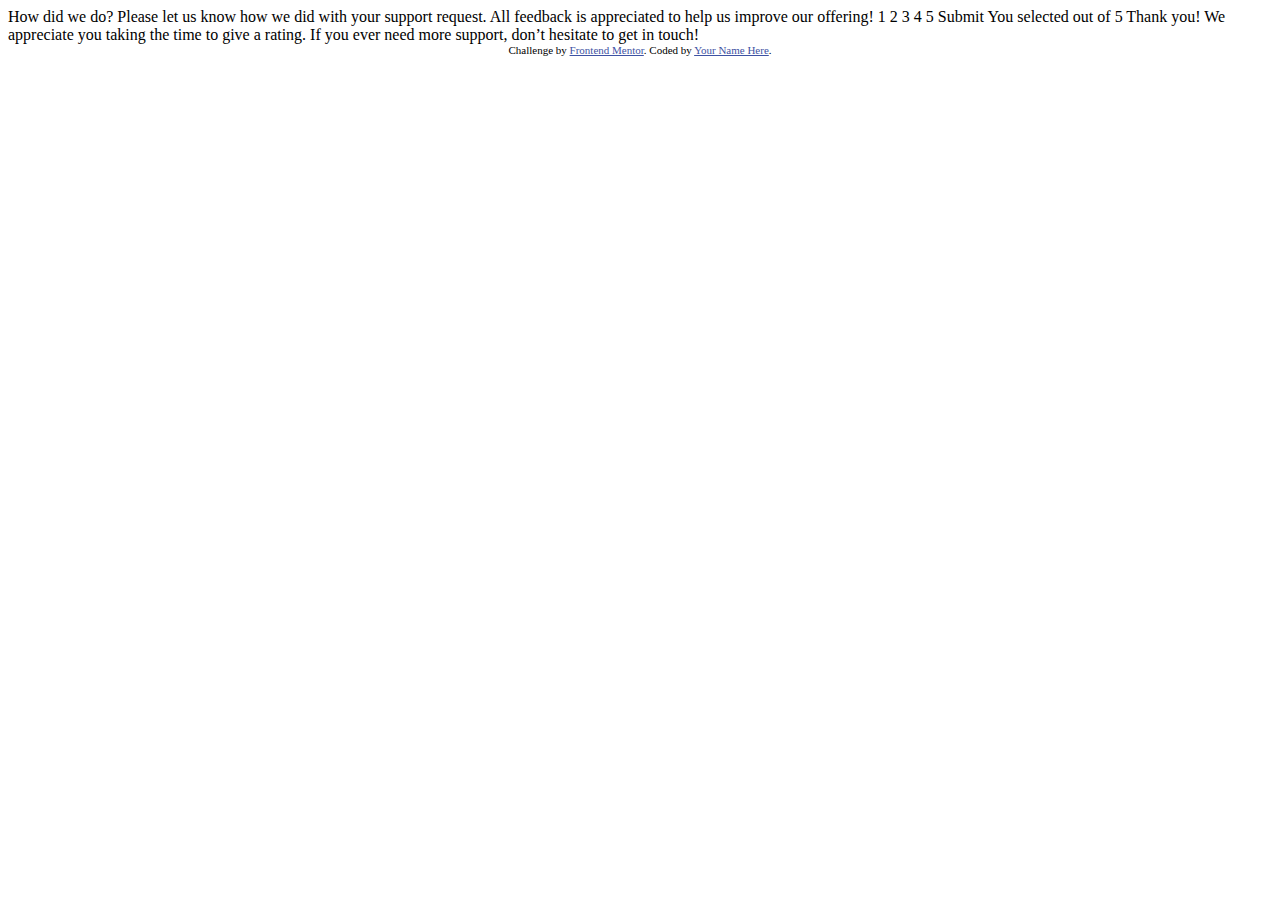
<file: newbie/interactive-rating-component-main/index.html>
<!DOCTYPE html>
<html lang="en">
<head>
  <meta charset="UTF-8">
  <meta name="viewport" content="width=device-width, initial-scale=1.0"> <!-- displays site properly based on user's device -->

  <link rel="icon" type="image/png" sizes="32x32" href="./images/favicon-32x32.png">
  
  <title>Frontend Mentor | Interactive rating component</title>

  <!-- Feel free to remove these styles or customise in your own stylesheet 👍 -->
  <style>
    .attribution { font-size: 11px; text-align: center; }
    .attribution a { color: hsl(228, 45%, 44%); }
  </style>
</head>
<body>

  <!-- Rating state start -->

  How did we do?

  Please let us know how we did with your support request. All feedback is appreciated 
  to help us improve our offering!

  1 2 3 4 5

  Submit

  <!-- Rating state end -->

  <!-- Thank you state start -->

  You selected <!-- Add rating here --> out of 5

  Thank you!

  We appreciate you taking the time to give a rating. If you ever need more support, 
  don’t hesitate to get in touch!

  <!-- Thank you state end -->

  
  <div class="attribution">
    Challenge by <a href="https://www.frontendmentor.io?ref=challenge" target="_blank">Frontend Mentor</a>. 
    Coded by <a href="#">Your Name Here</a>.
  </div>
</body>
</html>
</file>
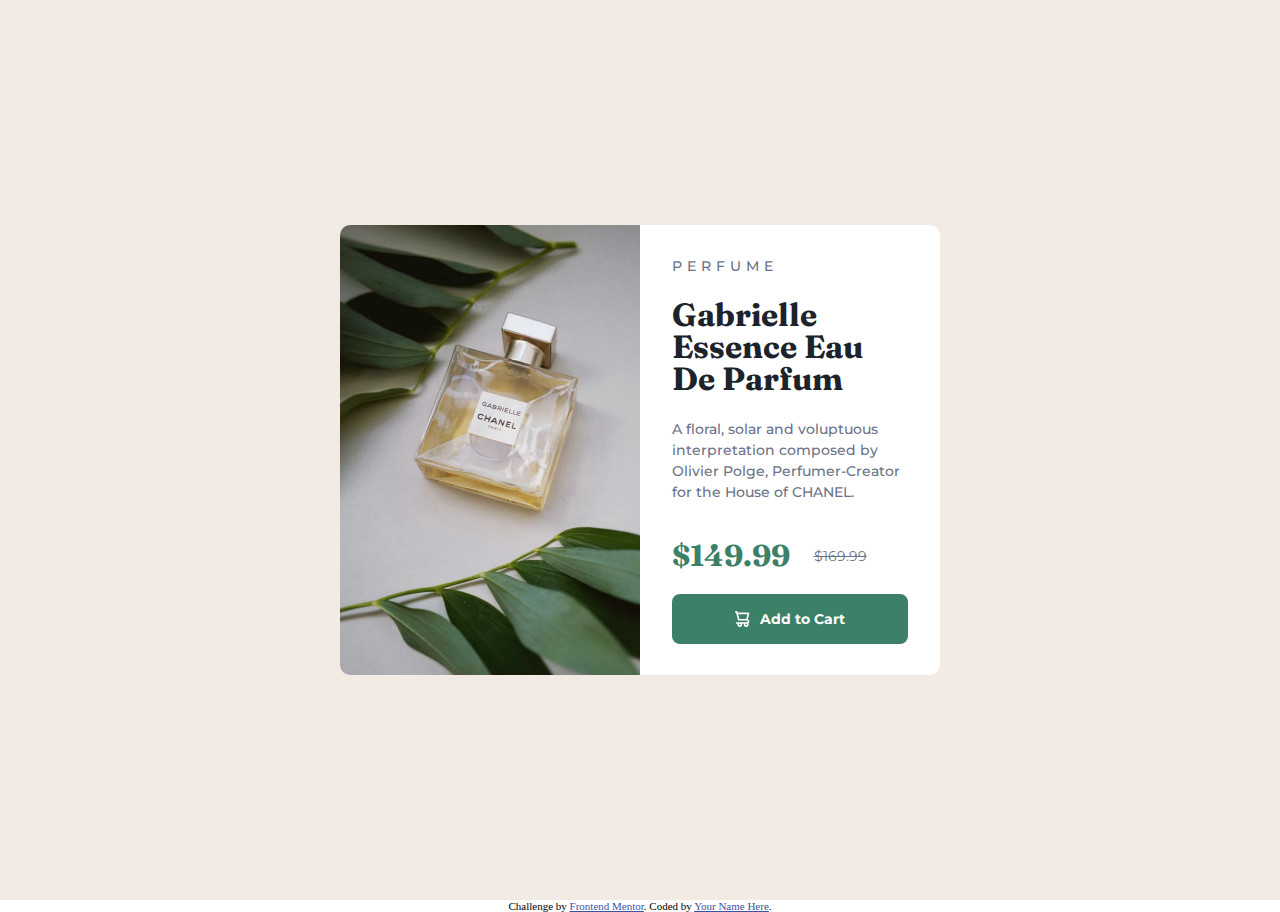
<file: newbie/product-preview-card-component-main/index.html>
<!DOCTYPE html>
<html lang="en">
	<head>
		<meta charset="UTF-8" />
		<meta name="viewport" content="width=device-width, initial-scale=1.0" />
		<!-- displays site properly based on user's device -->

		<link rel="icon" type="image/png" sizes="32x32" href="./images/favicon-32x32.png" />
		<link rel="stylesheet" href="style.css" />
		<link rel="stylesheet" href="https://fonts.googleapis.com/css2?family=Montserrat" />
		<link rel="stylesheet" href="https://fonts.googleapis.com/css2?family=Fraunces:wght@700" />

		<title>Frontend Mentor | Product preview card component</title>
	</head>
	<body>
		<main role="main">
			<div class="container">
				<picture class="column col-left">
					<source srcset="./images/image-product-mobile.jpg" alt="product image" media="(max-width: 375px)" />
					<img class="product-image" src="./images/image-product-desktop.jpg" alt="product image" />
				</picture>
				<div class="column col-right">
					<p class="product-category">PERFUME</p>
					<h1 class="product-name">Gabrielle Essence Eau De Parfum</h1>
					<p class="description">A floral, solar and voluptuous interpretation composed by Olivier Polge, Perfumer-Creator for the House of CHANEL.</p>
					<div class="price">
						<p class="price-discounted">$149.99</p>
						<p class="price-original">$169.99</p>
					</div>
					<a href="#" class="add-cart"><img class="cart-icon" src="./images/icon-cart.svg" alt="cart-icon" />Add to Cart</a>
				</div>
			</div>
		</main>

		<footer>
			<div class="attribution">Challenge by <a href="https://www.frontendmentor.io?ref=challenge" target="_blank">Frontend Mentor</a>. Coded by <a href="#">Your Name Here</a>.</div>
		</footer>
	</body>
</html>
</file>
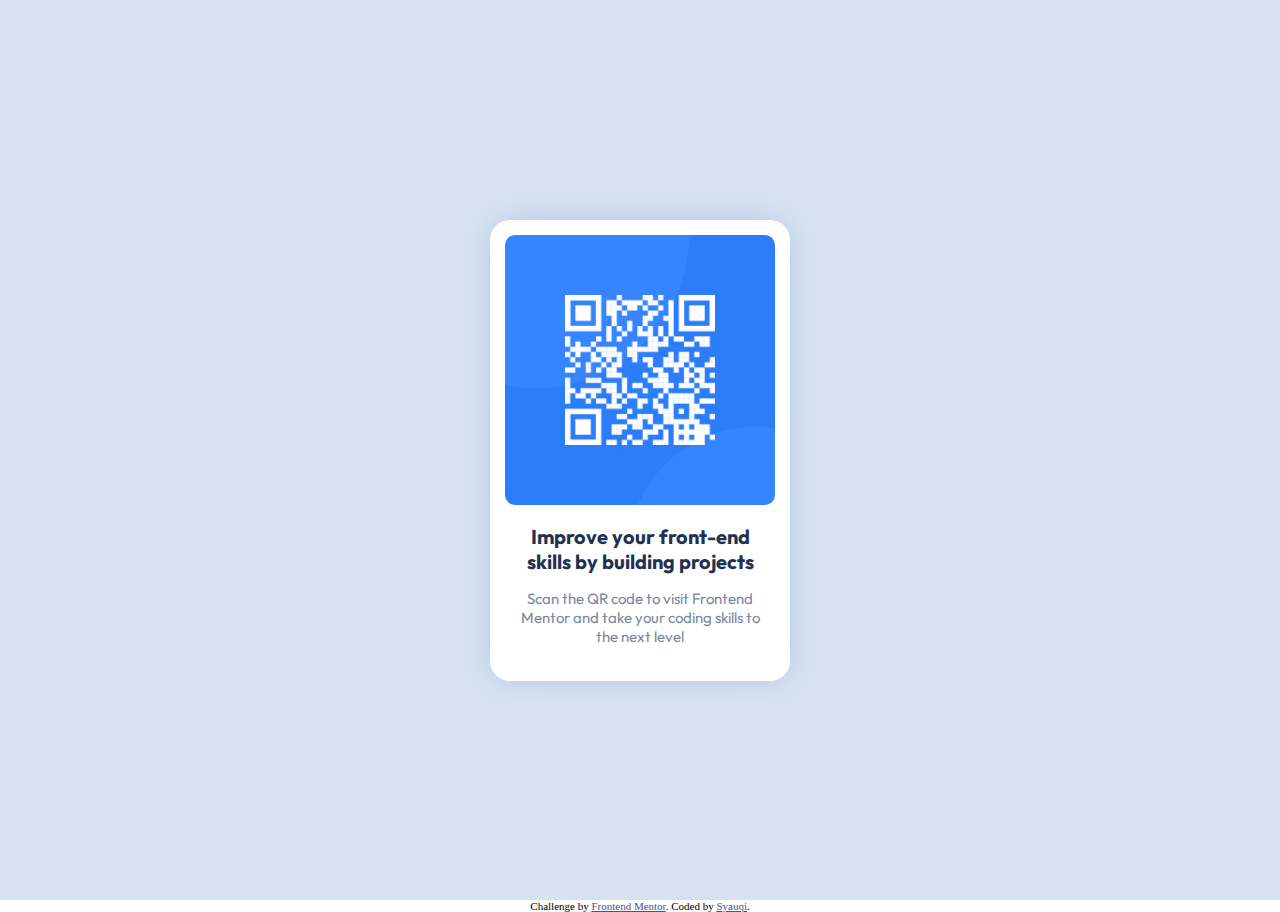
<file: newbie/qr-code-component-main/index.html>
<!DOCTYPE html>
<html lang="en">
	<head>
		<meta charset="UTF-8" />
		<meta name="viewport" content="width=device-width, initial-scale=1.0" />
		<!-- displays site properly based on user's device -->

		<link rel="icon" type="image/png" sizes="32x32" href="./images/favicon-32x32.png" />
		<link rel="stylesheet" href="style.css" />
		<link rel="stylesheet" href="https://fonts.googleapis.com/css?family=Outfit" />

		<title>Frontend Mentor | QR code component</title>

		<!-- Feel free to remove these styles or customise in your own stylesheet 👍 -->
		<style>
			.attribution {
				font-size: 11px;
				text-align: center;
			}
			.attribution a {
				color: hsl(228, 45%, 44%);
			}
		</style>
	</head>
	<body>
		<main role="main">
			<div class="container">
				<div class="card-container">
					<div class="card-qr">
						<img src="images/image-qr-code.png" alt="qr code" />
					</div>
					<div class="card-text">
						<h1 class="heading">Improve your front-end skills by building projects</h1>
						<p class="paragraph">Scan the QR code to visit Frontend Mentor and take your coding skills to the next level</p>
					</div>
				</div>
			</div>
		</main>

		<footer>
			<div class="attribution">Challenge by <a href="https://www.frontendmentor.io?ref=challenge" target="_blank">Frontend Mentor</a>. Coded by <a href="#">Syauqi</a>.</div>
		</footer>
	</body>
</html>
</file>
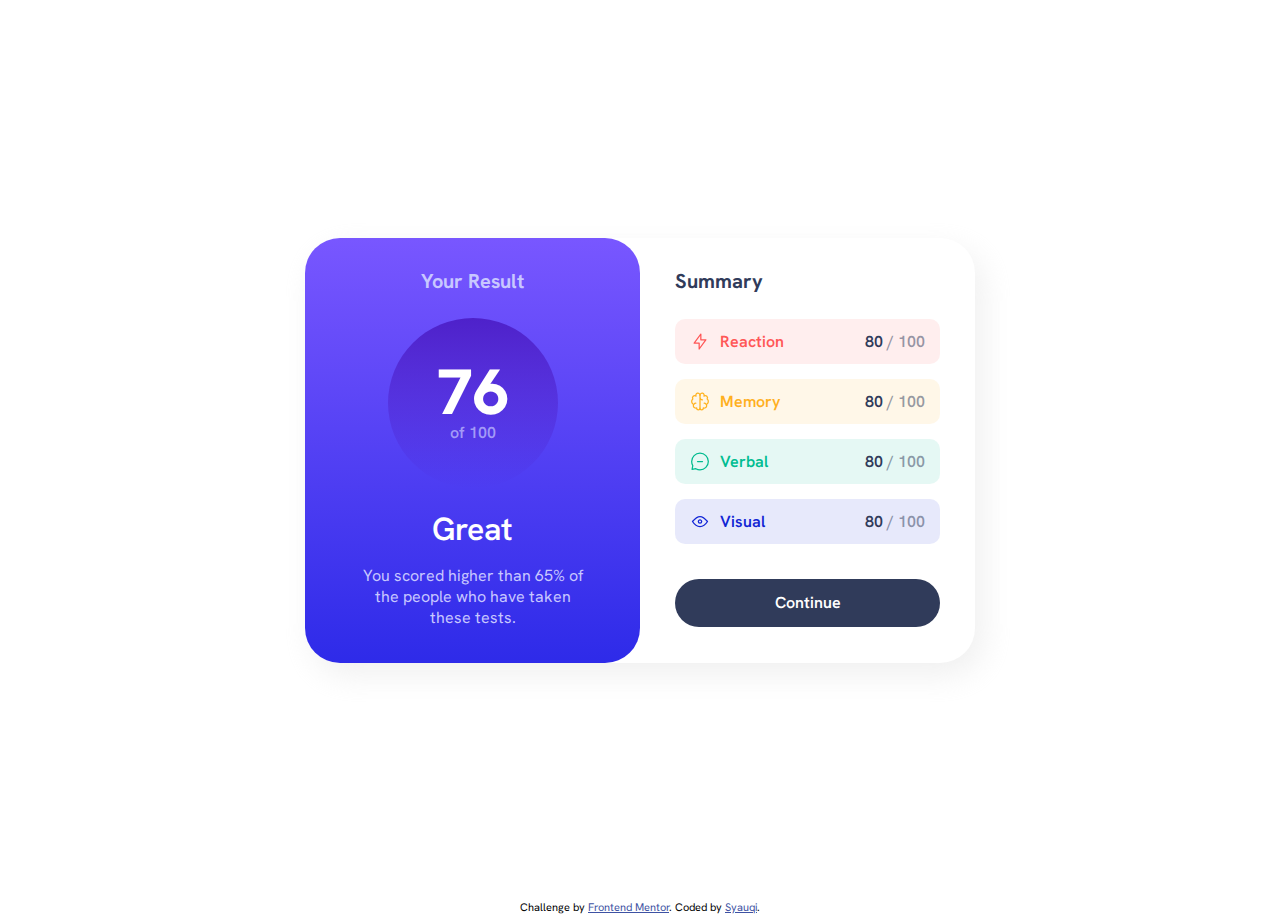
<file: newbie/results-summary-component-main/index.html>
<!DOCTYPE html>
<html lang="en">
	<head>
		<meta charset="UTF-8" />
		<meta name="viewport" content="width=device-width, initial-scale=1.0" />
		<!-- displays site properly based on user's device -->

		<link rel="icon" type="image/png" sizes="32x32" href="./assets/images/favicon-32x32.png" />
		<link rel="stylesheet" href="style.css" />

		<title>Frontend Mentor | Results summary component</title>
	</head>
	<body>
		<main role="main">
			<div class="result">
				<div class="result-left">
					<p class="left-head">Your Result</p>
					<div class="circle">
						<p class="score">76</p>
						<p class="score-of">of 100</p>
					</div>
					<p class="result-word">Great</p>
					<p class="result-description">You scored higher than 65% of the people who have taken these tests.</p>
				</div>
				<div class="result-right">
					<p class="right-head">Summary</p>
					<div class="score-boxes">
						<div class="score-box reaction-box">
							<div class="category-desc reaction-text">
								<img src="assets/images/icon-reaction.svg" alt="reaction icon" class="icon" />
								<p class="category-text">Reaction</p>
							</div>
							<div class="category-score">
								<p>80 <span class="category-score-max">/ 100</span></p>
							</div>
						</div>
						<div class="score-box memory-box">
							<div class="category-desc memory-text">
								<img src="assets/images/icon-memory.svg" alt="memory icon" class="icon" />
								<p class="category-text">Memory</p>
							</div>
							<div class="category-score">
								<p>80 <span class="category-score-max">/ 100</span></p>
							</div>
						</div>
						<div class="score-box verbal-box">
							<div class="category-desc verbal-text">
								<img src="assets/images/icon-verbal.svg" alt="verbal icon" class="icon" />
								<p class="category-text">Verbal</p>
							</div>
							<div class="category-score">
								<p>80 <span class="category-score-max">/ 100</span></p>
							</div>
						</div>
						<div class="score-box visual-box">
							<div class="category-desc visual-text">
								<img src="assets/images/icon-visual.svg" alt="visual icon" class="icon" />
								<p class="category-text">Visual</p>
							</div>
							<div class="category-score">
								<p>80 <span class="category-score-max">/ 100</span></p>
							</div>
						</div>
					</div>
					<a href="#" class="continue-button">Continue</a>
				</div>
			</div>
		</main>

		<footer>
			<div class="attribution">Challenge by <a href="https://www.frontendmentor.io?ref=challenge" target="_blank">Frontend Mentor</a>. Coded by <a href="#">Syauqi</a>.</div>
		</footer>
	</body>
</html>
</file>
<file: newbie/product-preview-card-component-main/style.css>
* {
	box-sizing: border-box;
	padding: 0px;
	margin: 0px;
}

.attribution {
	font-size: 11px;
	text-align: center;
}
.attribution a {
	color: hsl(228, 45%, 44%);
}

/* My Styles here */
main {
	height: 100vh;
	display: flex;
	align-items: center;
	justify-content: center;
	background-color: hsl(30, 38%, 92%);
}

.container {
	min-width: 600px;
	display: flex;
	width: 45%;
	height: 450px;
	background-color: white;
	border-radius: 10px;
}

.column {
	flex: 50%;
	/* border: 1px solid #000; */
}

.product-image {
	width: 100%;
	height: 450px;
	object-fit: cover;
	/* border: 1px solid #000; */
	border-radius: 10px 0 0 10px;
}

.col-right {
	padding: 32px;
}

.col-right > p {
	font-size: 14px;
	font-family: 'Montserrat', serif;
	font-weight: 500;
	color: hsl(228, 12%, 48%);
}

.product-category {
	margin-bottom: 24px;
	letter-spacing: 5px;
}

.product-name {
	font-family: 'Fraunces', serif;
	color: hsl(212, 21%, 14%);
	line-height: 1em;
	font-weight: 700;
	margin-bottom: 24px;
}

.description {
	margin-bottom: 34px;
	line-height: 1.5em;
}

.price {
	display: flex;
	flex-direction: row;
	margin-bottom: 20px;
	align-items: center;
}

.price-discounted {
	flex: 60%;
	font-family: 'Fraunces', serif;
	font-size: 30px;
	font-weight: 700;
	color: hsl(158, 36%, 37%);
}

.price-original {
	flex: 40%;
	text-decoration: line-through;
	font-family: 'Montserrat', serif;
	font-size: 14px;
	color: hsl(228, 12%, 48%);
}

a.add-cart {
	font-family: 'Montserrat', serif;
	font-weight: 700;
	font-size: 14px;
	text-decoration: none;
	display: inline-block;
	width: 100%;
	line-height: 50px;
	text-align: center;
	color: white;
	background-color: hsl(158, 36%, 37%);
	border-radius: 8px;
	vertical-align: middle;
	transition: 0.3s;
}

a.add-cart:hover {
	background-color: hsl(158, 36%, 20%);
}

.cart-icon {
	margin-right: 10px;
	vertical-align: middle;
	position: relative;
	top: -1px;
}

/* Media Queries */
@media only screen and (max-width: 375px) {
	main {
		padding: 25px;
	}
	.container {
		width: 100%;
		min-width: 350px;
		height: auto;
		flex-direction: column;
	}

	.product-image {
		border-radius: 10px 10px 0 0;
		height: auto;
	}

	.price-discounted,
	.price-original {
		flex: 50%;
	}
}
</file>
<file: newbie/qr-code-component-main/style.css>
* {
	box-sizing: border-box;
	padding: 0;
	margin: 0;
}

.container {
	display: flex;
	align-items: center;
	justify-content: center;
	width: 100%;
	height: 100vh;
	background-color: hsl(212, 45%, 89%);
}

.card-container {
	width: 300px;
	padding: 15px 15px 35px 15px;
	background-color: hsl(0, 0%, 100%);
	/* margin: 0 auto; */
	text-align: center;
	border-radius: 20px;
	box-shadow: 0px 0px 30px -5px hsl(217, 48%, 77%);
}

.card-qr img {
	width: 270px;
	margin-bottom: 15px;
	border-radius: 10px;
}

.card-text {
	width: 90%;
	margin: 0 auto;
	font-family: 'Outfit', sans-serif;
}

.card-text .heading {
	color: hsl(218, 44%, 22%);
	font-weight: 700;
	margin-bottom: 15px;
	font-size: 20px;
}

.card-text .paragraph {
	color: hsl(220, 15%, 55%);
	font-size: 15px;
	font-weight: 400;
}
</file>
<file: newbie/results-summary-component-main/style.css>
/* Auto-generated */
.attribution {
	font-size: 11px;
	text-align: center;
}
.attribution a {
	color: hsl(228, 45%, 44%);
}

/* My style starts here */
@font-face {
	font-family: 'hanken-grotesk';
	src: url(assets/fonts/HankenGrotesk-VariableFont_wght.ttf);
}

p {
	font-size: 18px;
}

* {
	box-sizing: border-box;
	padding: 0;
	margin: 0;
	font-family: 'hanken-grotesk';
}

main {
	display: flex;
	justify-content: center;
	align-items: center;
	height: 100vh;
}

.result {
	min-width: 670px;
	display: flex;
	width: 50%;
	/* border: 1px solid #000; */
	box-shadow: 8px 12px 30px hsla(0, 0%, 85%, 40%);
	border-radius: 35px;
}

.result-left,
.result-right {
	padding: 30px 50px 35px;
}

/* LEFT COLUMN BEGIN */
.result-left {
	display: flex;
	flex-direction: column;
	align-items: center;
	text-align: center;
	/* width: 50%; */
	flex-basis: 50%;
	flex-grow: 0;
	/* border: 1px solid #000; */
	border-radius: 35px;
	background-image: linear-gradient(hsl(252, 100%, 67%), hsl(241, 81%, 54%));
}

.left-head {
	font-size: 20px;
	margin-bottom: 1.5rem;
	font-weight: 700;
	color: hsl(241, 100%, 89%);
}

.score {
	font-weight: 800;
	font-size: 64px;
	line-height: 95%;
	color: white;
}

.score-of {
	font-weight: 600;
	font-size: 16px;
	color: hsla(241, 100%, 89%, 0.7);
}

.circle {
	display: flex;
	flex-direction: column;
	justify-content: center;
	align-items: center;
	/* border: 1px solid #000; */
	height: 170px;
	width: 170px;
	border-radius: 50%;
	margin-bottom: 20px;
	background-image: linear-gradient(hsla(256, 72%, 46%, 1), hsla(241, 72%, 46%, 0));
}

.result-word {
	margin-bottom: 15px;
	font-size: 32px;
	font-weight: 600;
	color: white;
}

.result-description {
	/* line-height: 90%; */
	width: 95%;
	font-size: 16px;
	color: hsl(241, 100%, 89%);
}
/* LEFT COLUMN END */

/* RIGHT COLUMN BEGIN */
.result-right {
	/* width: 50%; */
	flex-basis: 50%;
	flex-grow: 0;
	padding-left: 35px;
	padding-right: 35px;
}

.right-head {
	font-size: 20px;
	margin-bottom: 25px;
	font-weight: 700;
	color: hsl(224, 30%, 27%);
}

.score-boxes {
	display: flex;
	flex-direction: column;
	gap: 15px;
	margin-bottom: 35px;
}

.score-box {
	/* border: 1px solid #000; */
	border-radius: 10px;
	display: flex;
	justify-content: space-between;
	padding: 12px 15px;
}

div.reaction-box {
	background-color: hsla(0, 100%, 67%, 10%);
}

div.memory-box {
	background-color: hsla(39, 100%, 56%, 10%);
}

div.verbal-box {
	background-color: hsla(166, 100%, 37%, 10%);
}

div.visual-box {
	background-color: hsla(234, 85%, 45%, 10%);
}

.category-desc {
	/* border: 1px solid #000; */
	/* font-size: 12px; */
	display: flex;
	/* align-items: center; */
}

div.reaction-text {
	color: hsl(0, 100%, 67%);
}

div.memory-text {
	color: hsl(39, 100%, 56%);
}

div.verbal-text {
	color: hsl(166, 100%, 37%);
}

div.visual-text {
	color: hsl(234, 85%, 45%);
}

.icon {
	margin-right: 10px;
	/* border: 1px solid #000; */
}

p.category-text {
	font-size: 16px;
	font-weight: 600;
}

div.category-score > p {
	font-weight: 600;
	font-size: 16px;
	color: hsl(224, 30%, 27%);
}

span.category-score-max {
	color: hsla(224, 30%, 27%, 50%);
}
a.continue-button {
	display: inline-block;
	text-decoration: none;
	text-align: center;
	height: 3rem;
	line-height: 3rem;
	/* border: 1px solid #000; */
	border-radius: 30px;
	width: 100%;
	font-weight: 600;
	color: white;
	background-color: hsl(224, 30%, 27%);
}

a.continue-button:hover {
	background-image: linear-gradient(hsl(252, 100%, 67%), hsl(241, 81%, 54%));
}
/* RIGHT COLUMN END */

/* Media queries */
@media only screen and (max-width: 375px) {
	.container {
		height: auto;
	}

	.result {
		min-width: 350px;
		flex-direction: column;
		width: 100%;
	}

	.result-left {
		border-radius: 0 0 35px 35px;
	}
}
</file>
